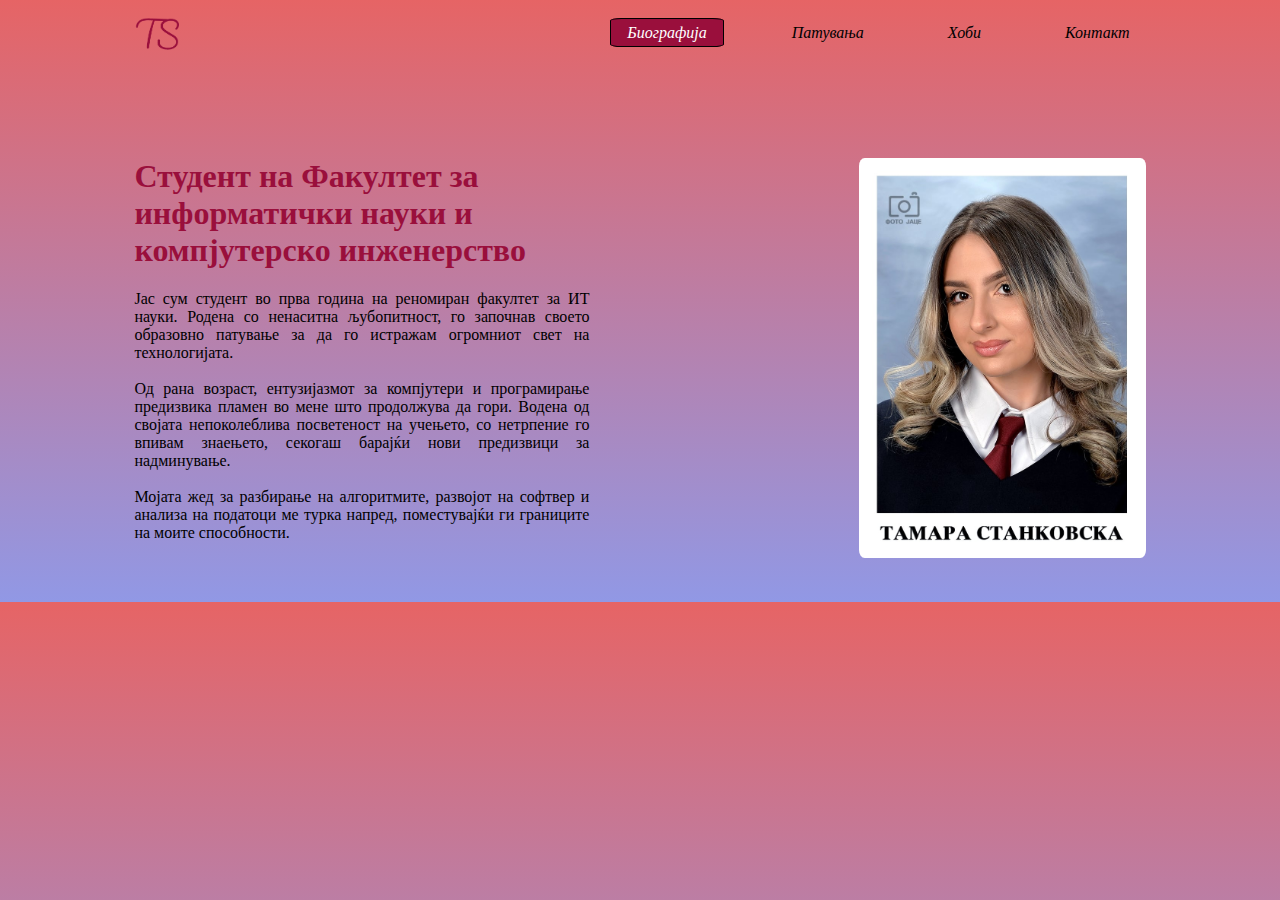
<file: index.html>
<!DOCTYPE html>
<html lang="en">
<head>
    <meta charset="UTF-8">
    <title>Тамара Станковска</title>
    <link rel="stylesheet" href="index.css">
    <link rel="icon" href="images/logo.png">
</head>
<body>
<div class="main">
    <div class="header">
        <img class="logo" src="images/logo.png" alt="no image">
        <ul>
            <li><a class="active" href="index.html">Биографија</a></li>
            <li><a href="travel.html">Патувања</a></li>
            <li><a href="hobby.html">Хоби</a></li>
            <li><a href="contact.html">Контакт</a></li>
        </ul>
    </div>
    <br>
    <div class="bio">
        <div class="left">
            <h1>Студент на Факултет за информатички науки
                и компјутерско инженерство</h1>
            <p>
                Jас сум студент во прва година на реномиран факултет за ИТ науки.
                Роденa со ненаситна љубопитност, го започнав своето образовно патување
                за да го истражам огромниот свет на технологијата.
                <br>
                <br>
                Од рана возраст,
                ентузијазмот за компјутери и програмирање предизвика пламен во
                мене што продолжува да гори.
                Водена од својата непоколеблива посветеност на учењето, со нетрпение
                го впивам знаењето, секогаш барајќи нови предизвици за надминување.
                <br>
                <br>
                Мојата жед за разбирање на алгоритмите,
                развојот на софтвер и анализа на податоци ме турка напред,
                поместувајќи ги границите на моите способности.
            </p>
        </div>

        <div class="right">
            <img class="bioPhoto" src="./images/bio.png">
        </div>

    </div>
</div>
<br>
<br>
</body>
</html>
</file>
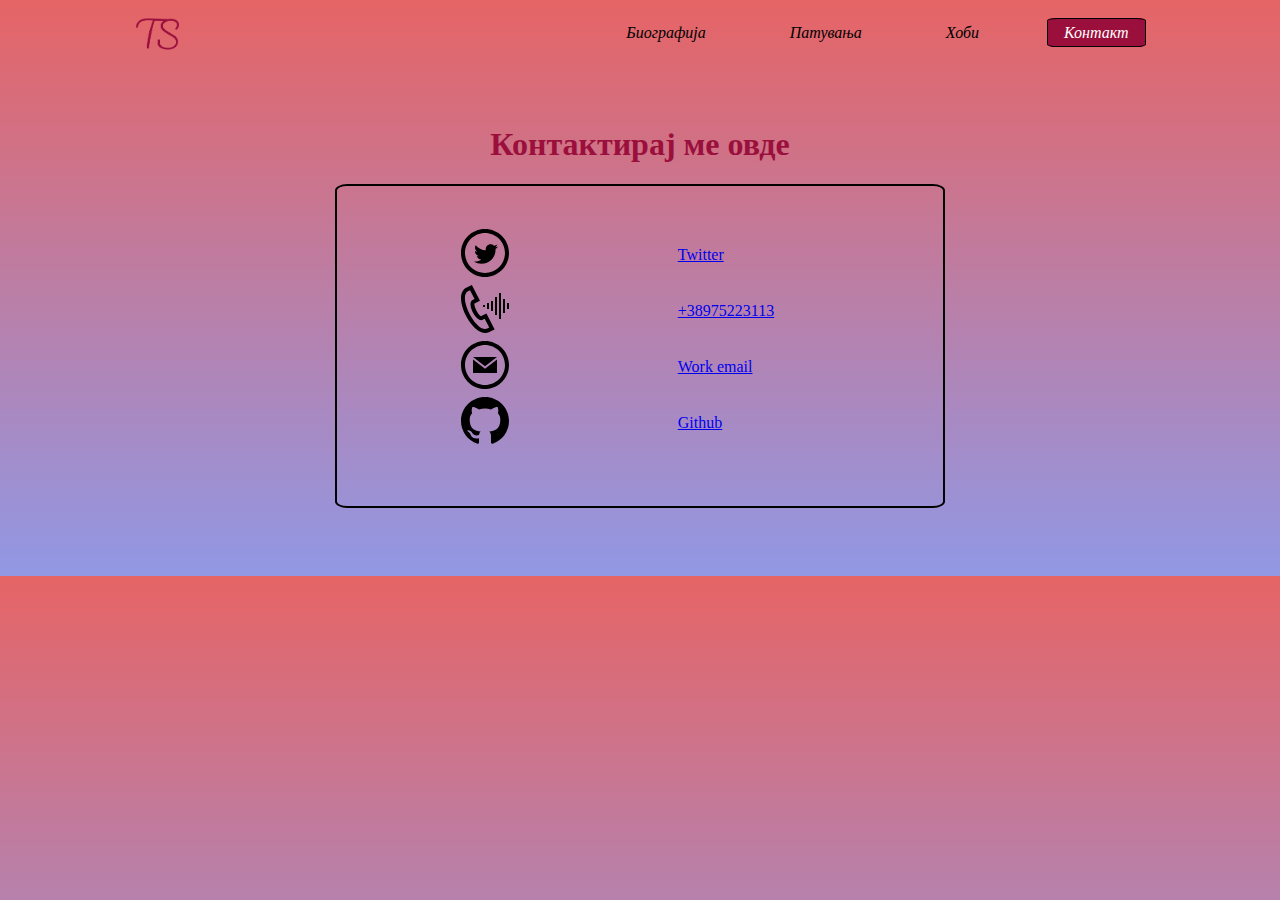
<file: contact.html>
<!DOCTYPE html>
<html lang="en">
<head>
    <meta charset="UTF-8">
    <title>Контакт</title>
    <link rel="stylesheet" href="index.css">
    <link rel="stylesheet" href="contact.css">
    <link rel="icon" href="images/logo.png">

</head>
<body>
    <div class="main">
        <div class="header">
            <img class="logo" src="images/logo.png" alt="no image">
            <ul>
                <li><a href="index.html">Биографија</a></li>
                <li><a href="travel.html">Патувања</a></li>
                <li><a href="hobby.html">Хоби</a></li>
                <li><a class="active" href="contact.html">Контакт</a></li>
            </ul>
        </div>
        <br>
        <div class="contact">
            <h1>Контактирај ме овде</h1>
            <div class="outerbox">
                <div class="box">
                    <table>
                        <tr>
                            <td><img class="logo" src="images/twitter.svg"></td>
                            <td><a href="https://twitter.com">Twitter</a></td>
                        </tr>
                        <tr>
                            <td><img class="logo" src="images/phone.svg"></td>
                            <td><a type="phone" href="#">+38975223113</a></td>
                        </tr>
                        <tr>
                            <td><img class="logo" src="images/email.svg"></td>
                            <td><a href="tamara.stankovska@students.ukim.mk">Work email</a></td>
                        </tr>
                        <tr>
                            <td><img class="logo" src="images/github.svg"></td>
                            <td><a href="https://github.com/TStankovska">Github</a></td>
                        </tr>
                    </table>
                </div>
            </div>
        </div>
    </div>
</body>
</html>
</file>
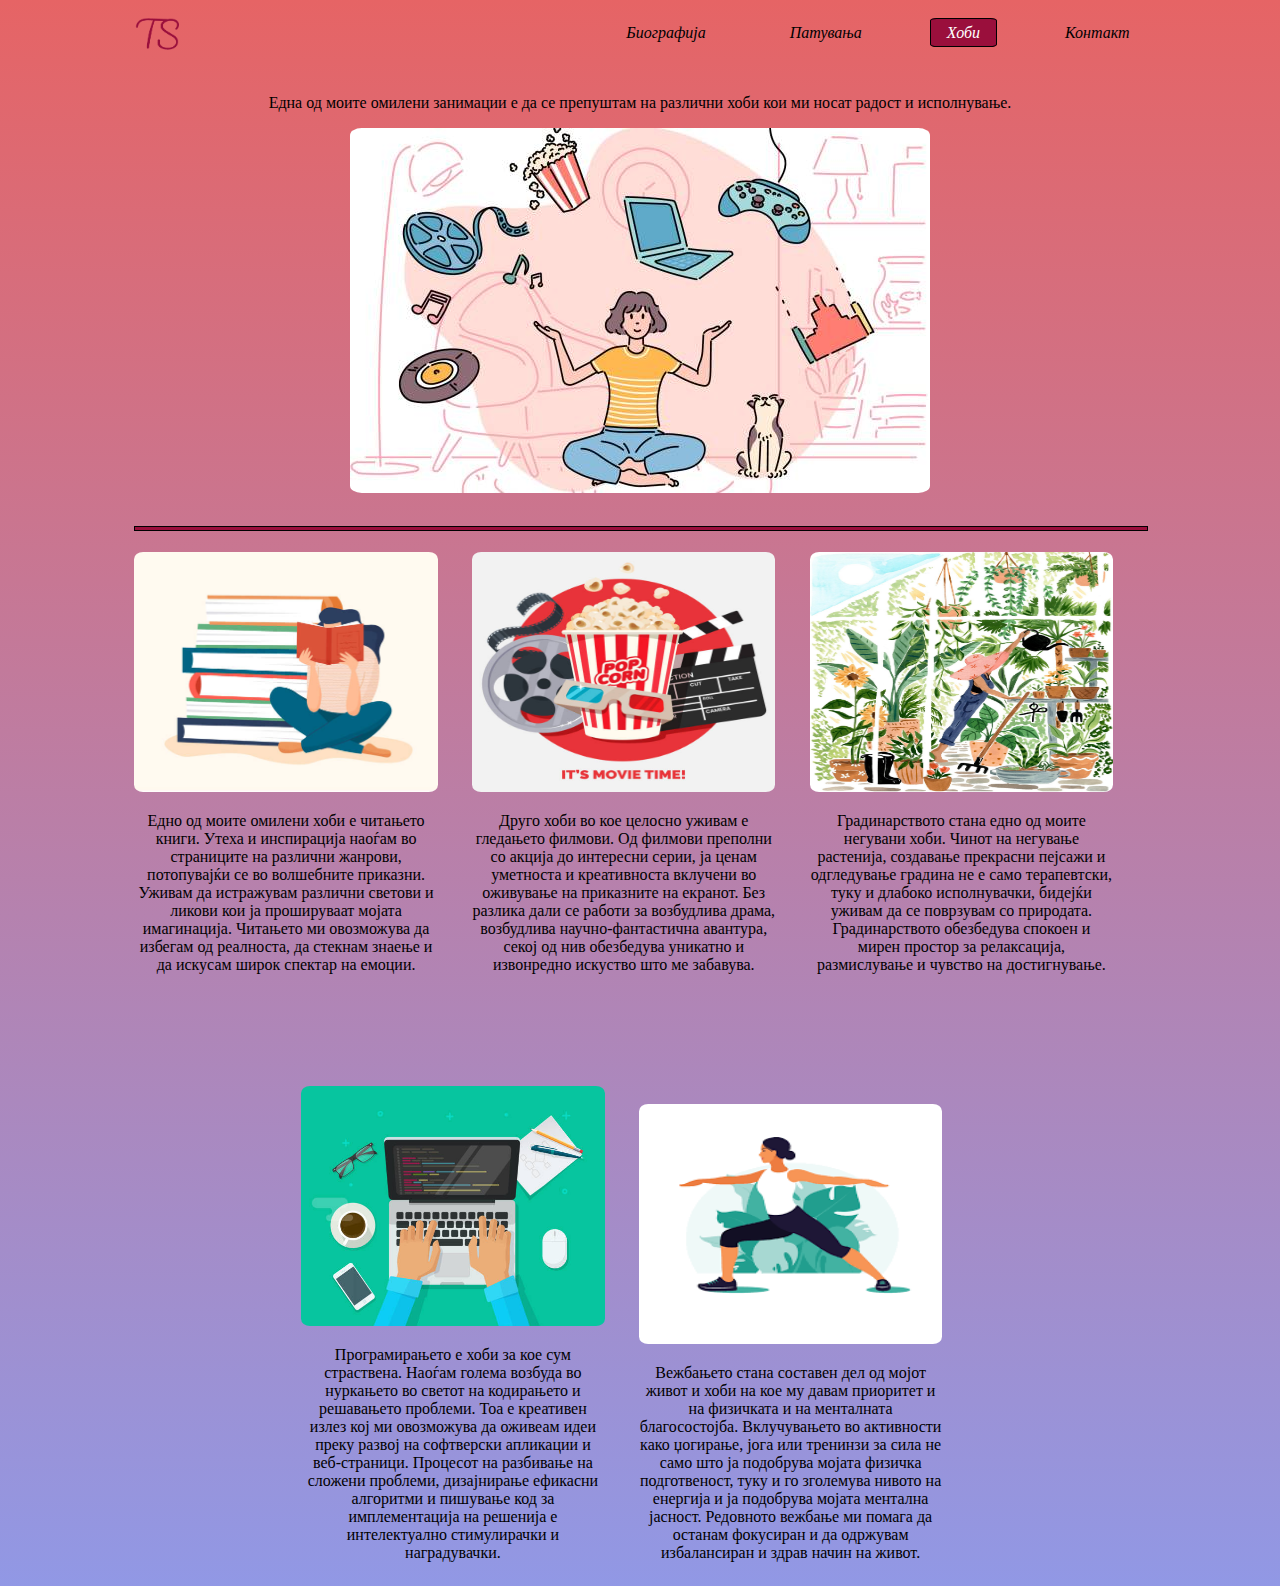
<file: hobby.html>
<!DOCTYPE html>
<html lang="en">
<head>
    <meta charset="UTF-8">
    <title>Хоби</title>
    <link rel="stylesheet" href="index.css">
    <link rel="stylesheet" href="hobby.css">
    <link rel="icon" href="images/logo.png">

</head>
<body>
<div class="main">
    <div class="header">
        <img class="logo" src="images/logo.png" alt="no image">
        <ul>
            <li><a href="index.html">Биографија</a></li>
            <li><a href="travel.html">Патувања</a></li>
            <li><a class="active" href="hobby.html">Хоби</a></li>
            <li><a href="contact.html">Контакт</a></li>
        </ul>
    </div>
    <br>
    <div class="startHobbies">
        <div class="intro">
            <p>Една од моите омилени занимации е да се препуштам на
                различни хоби кои ми носат радост и исполнување.</p>
        </div>
        <img class="hobbies" src="images/hobbies.jpg" alt="no image">
    </div>
    <div class="line"></div>
    <div class="afterHobbies">
        <div class="hobbiesDiv">
            <div class="books">
                <img class="booksImg" src="images/reading-hobby.jpg" alt="no image">
                <br>
                <p>Едно од моите омилени хоби е читањето книги.
                    Утеха и инспирација наоѓам во страниците на различни жанрови,
                    потопувајќи се во волшебните приказни. Уживам да истражувам различни
                    светови и ликови кои ја прошируваат мојата имагинација. Читањето
                    ми овозможува да избегам од реалноста, да стекнам знаење
                    и да искусам широк спектар на емоции.
                </p>
            </div>
            <div class="movies">
                <img class="moviesImg" src="images/movie-hobby.jpg" alt="no image">
                <br>
                <p>Друго хоби во кое целосно уживам е гледањето филмови. Од
                    филмови преполни со акција до интересни серии, ја ценам
                    уметноста и креативноста вклучени во оживување на приказните
                    на екранот. Без разлика дали се работи за возбудлива драма,
                    возбудлива научно-фантастична авантура, секој од нив обезбедува
                    уникатно и извонредно искуство што ме забавува.
                </p>
            </div>
            <div class="gardening">
                <img class="gardeningImg" src="images/gardening-hobby.jpg" alt="no image">
                <br>
                <p>
                    Градинарството стана едно од моите негувани хоби. Чинот на негување растенија,
                    создавање прекрасни пејсажи и одгледување градина не е само терапевтски, туку и
                    длабоко исполнувачки, бидејќи уживам да се поврзувам со природата. Градинарството обезбедува спокоен и мирен простор за
                    релаксација, размислување и чувство на достигнување.
                </p>
            </div>
        </div>
        <br>
        <br>
        <br>
        <div class="hobbiesDiv2">
            <div class="programming">
                <img class="programmingImg" src="images/programming-hobby.jpg" alt="no image">
                <br>
                <p>Програмирањето е хоби за кое сум страствена. Наоѓам голема возбуда во
                    нуркањето во светот на кодирањето и решавањето проблеми. Тоа е креативен излез кој
                    ми овозможува да оживеам идеи преку развој на софтверски апликации и веб-страници.
                    Процесот на разбивање на сложени проблеми, дизајнирање ефикасни алгоритми и
                    пишување код за имплементација на решенија е интелектуално стимулирачки и
                    наградувачки.
                </p>
            </div>
            <div class="exercising">
                <img class="exercisingImg" src="images/excersing-hobby.png" alt="no image">
                <br>
                <p>Вежбањето стана составен дел од мојот живот и хоби на кое му давам приоритет
                    и на физичката и на менталната благосостојба. Вклучувањето во активности како
                    џогирање, јога или тренинзи за сила не само што ја подобрува мојата физичка
                    подготвеност, туку и го зголемува нивото на енергија и ја подобрува мојата
                    ментална јасност. Редовното вежбање ми помага
                    да останам фокусиран и да одржувам избалансиран и здрав начин на живот.
                </p>
            </div>
        </div>
    </div>
</div>
</body>
</html>
</file>
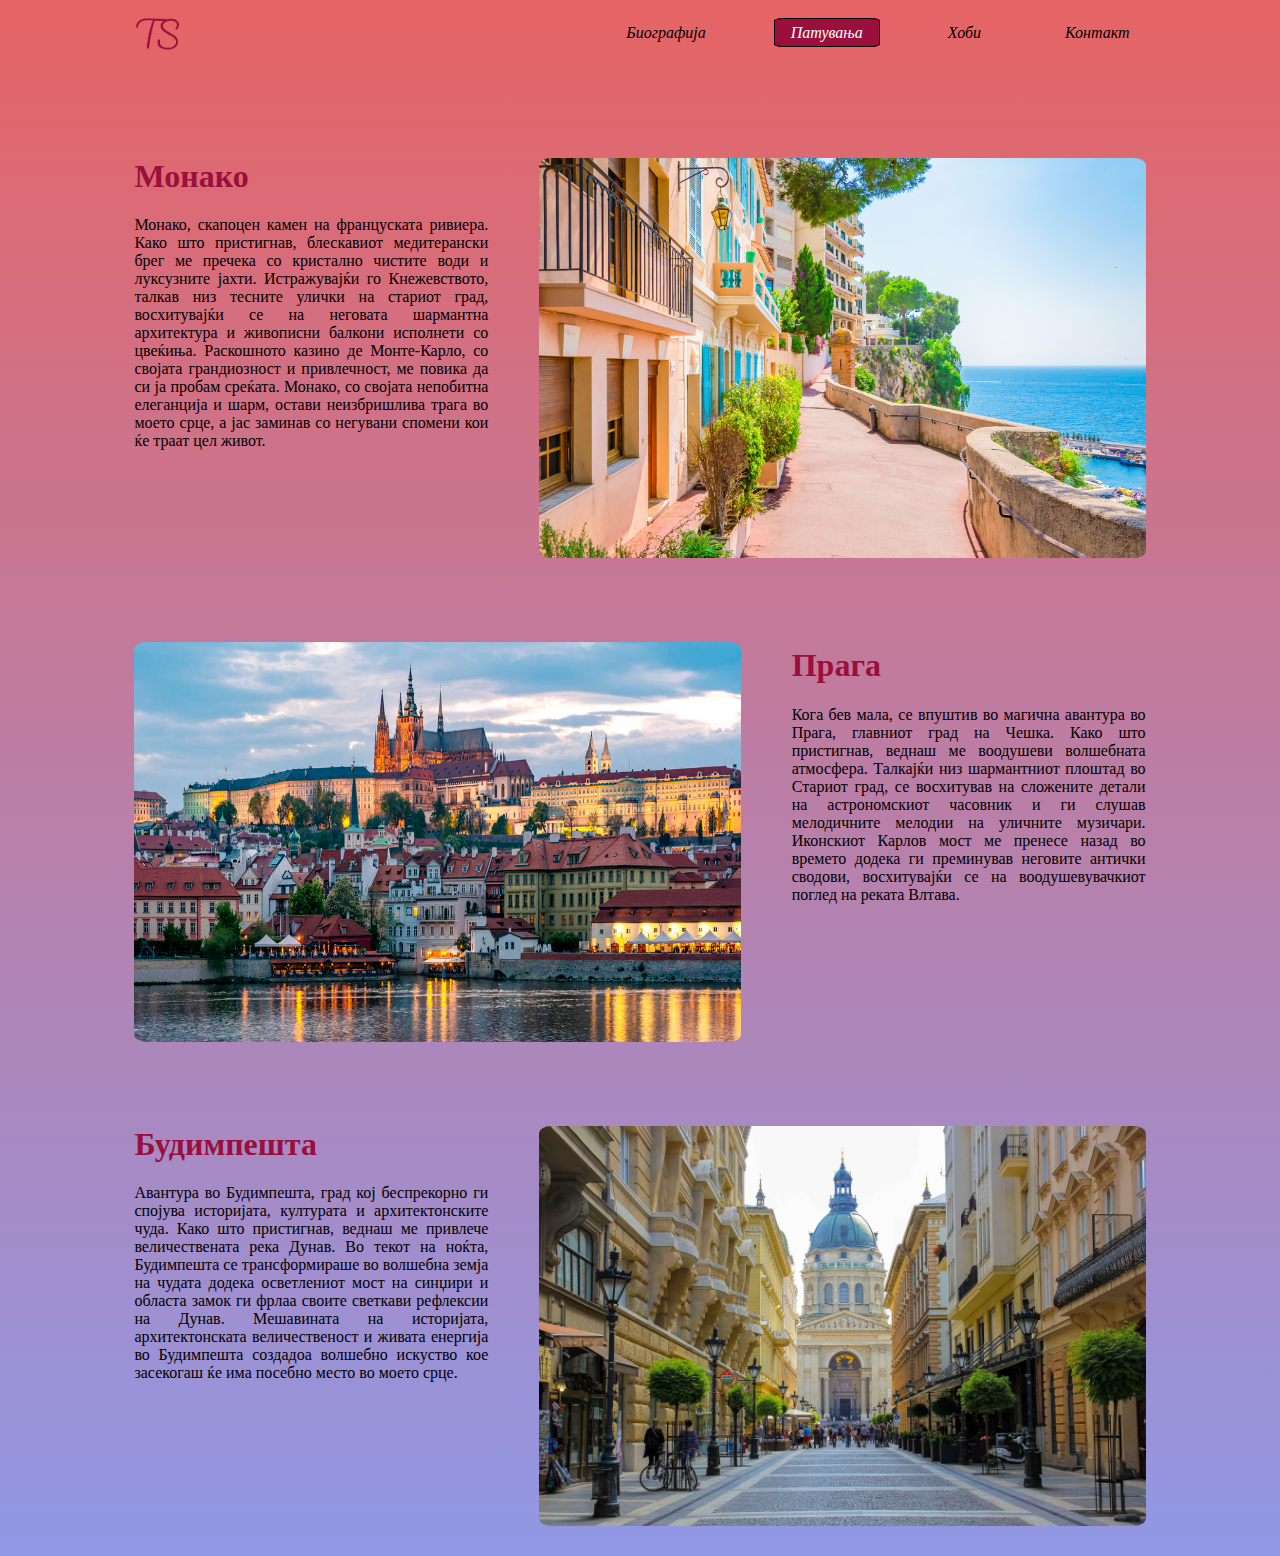
<file: travel.html>
<!DOCTYPE html>
<html lang="en">
<head>
    <meta charset="UTF-8">
    <title>Патувања</title>
    <link rel="stylesheet" href="index.css">
    <link rel="stylesheet" href="travel.css">
    <link rel="icon" href="images/logo.png">

</head>
<body>
<div class="main">
    <div class="header">
        <img class="logo" src="images/logo.png" alt="no image">
        <ul>
            <li><a href="index.html">Биографија</a></li>
            <li><a class="active" href="travel.html">Патувања</a></li>
            <li><a href="hobby.html">Хоби</a></li>
            <li><a href="contact.html">Контакт</a></li>
        </ul>
    </div>
    <br>
    <div class="bio">
        <div class="leftTravel">
            <h1>Монако</h1>
            <p> Монако, скапоцен камен на француската ривиера. Како што пристигнав,
                блескавиот медитерански брег ме пречека со кристално чистите
                води и луксузните јахти. Истражувајќи го Кнежевството,
                талкав низ тесните улички на стариот град, восхитувајќи
                се на неговата шармантна архитектура и живописни балкони
                исполнети со цвеќиња. Раскошното казино де Монте-Карло,
                со својата грандиозност и привлечност, ме повика да си ја
                пробам среќата. Монако, со својата непобитна
                елеганција и шарм, остави неизбришлива трага во моето срце,
                а јас заминав со негувани спомени кои ќе траат цел живот.
            </p>
        </div>

        <div class="rightTravel">
            <img class="travelPhoto" src="./images/monaco.jpg">
        </div>

    </div>
    <br>
    <div class="bio">
        <div class="leftTravel2">
            <img class="travelPhoto" src="./images/praga.jpg">
        </div>

        <div class="rightTravel2">
            <h1>Прага</h1>
            <p> Кога бев мала, се впуштив во магична авантура во Прага,
                главниот град на Чешка. Како што пристигнав, веднаш ме
                воодушеви волшебната атмосфера.
                Талкајќи низ шармантниот плоштад во Стариот град,
                се восхитував на сложените детали на астрономскиот
                часовник и ги слушав мелодичните мелодии на уличните музичари.
                Иконскиот Карлов мост ме пренесе назад во времето додека ги
                преминував неговите антички сводови, восхитувајќи се на воодушевувачкиот
                поглед на реката Влтава.
            </p>
        </div>
    </div>
        <br>
        <div class="bio">
            <div class="leftTravel">
                <h1>Будимпешта</h1>
                <p> Aвантура во Будимпешта, град кој беспрекорно ги спојува историјата,
                    културата и архитектонските чуда. Како што пристигнав, веднаш ме
                    привлече величествената река Дунав. Во текот на ноќта, Будимпешта се трансформираше во волшебна земја на
                    чудата додека осветлениот мост на синџири и областа замок ги фрлаа
                    своите светкави рефлексии на Дунав.  Мешавината на историјата,
                    архитектонската величественост и живата енергија во Будимпешта
                    создадоа волшебно искуство кое засекогаш ќе има посебно место во
                    моето срце.
                </p>
            </div>
            <div class="rightTravel">
                <img class="travelPhoto" src="./images/budapest.jpg">
            </div>
        </div>
        <br>
        <br>
</div>
</body>
</html>
</file>
<file: index.css>
.logo {
    width: 3rem;
    height: 3rem;
}

ul {
    list-style-type: none;
    margin-top: 1rem;
    padding: 0;
    float: right;
    height: 2rem;
    display: block;
}

li {
    display: inline-block;
    height: 2rem;
    margin-left: 3rem;
}

li a {
    text-decoration: none;
    color: black;
    border-radius: 10%;
    width: 7rem;
    font-style: italic;
    padding: 0.3rem 1rem;
}

li a:hover {
    background-color: #9a0f3c;
    border: 1px solid black;
    color: white;
}

.active {
    background-color: #9a0f3c;
    color: white;
    border: 1px solid black;
}

.active:hover {
    background-color: #9a0f3c;
    color: white;
}

h1 {
    color: #9a0f3c;
}

body {
    font-family: 'Comfortaa', cursive;
    /*background-color: #ffc6a4;*/
    background: linear-gradient(#e66465, #9198e5);
}

.main {
    margin: auto;
    width: 80%;
}

.left {
    margin-top: 5rem;
    width: 45%;
    height: 25rem;
    vertical-align: middle;
}

.left p{
    text-align: justify;
}

.right {
    float: right;
    width: 45%;
    margin-left: 50%;
    vertical-align: middle;
    margin-top: -25rem;
}

.bioPhoto {
    height: 25rem;
    border-radius: 2%;
    float: right;
}

.bio {
    display: inline-block;
}
</file>
<file: contact.css>
.contact {
    margin-top: 3rem;
    text-align: center;
}

.box {
    width: 60%;
    height: 20rem;
    margin: auto;
    border: 2px solid black;
    border-radius: 2%;
}

.logo {
    width: 3rem;
    height: 3rem;
}

.outerbox {
    height: 24rem;
}

table {
    width: 60%;
    margin: 2.5rem auto auto;
}

table td:nth-child(1) {
    text-align: left;
    width: 60%;
}
table td:nth-child(2) {
    text-align: left;
}
</file>
<file: hobby.css>
.startHobbies {
    height: 27rem;
    text-align: center;
    margin: auto;
}

.hobbies {
    border-radius: 2%;
}

.hobbiesDiv {
    height: 30rem;
}

.hobbiesDiv div {
    width: 30%;
    display: inline-block;
    margin-right: 3%;
}

.hobbiesDiv p {
    text-align: center;
}


.hobbiesDiv img {
    height: 15rem;
    width: 100%;
    border-radius: 3%;
}

.hobbiesDiv2 div {
    width: 30%;
    display: inline-block;
    text-align: center;
    margin-right: 3%;
}

.programming {
    margin-left: 16.5%;
}

.hobbiesDiv2 img {
    height: 15rem;
    width: 100%;
    border-radius: 3%;
}

.line {
    height: 3px;
    width: 100%;
    border: 1px black solid;
    background: #9a0f3c;
    margin-bottom: 1.3rem;
}
</file>
<file: travel.css>
.leftTravel {
    margin-top: 5rem;
    width: 35%;
    height: 25rem;
    vertical-align: middle;
    text-align: justify;
}

.rightTravel {
    float: right;
    width: 60%;
    margin-left: 50%;
    vertical-align: middle;
    margin-top: -25rem;
}

.leftTravel2 {
    margin-top: 5rem;
    width: 60%;
    height: 25rem;
    vertical-align: middle;
}

.rightTravel2 {
    float: right;
    width: 35%;
    margin-left: 50%;
    vertical-align: middle;
    margin-top: -26rem;
    text-align: justify;
}

.travelPhoto {
    height: 25rem;
    width: 100%;
    border-radius: 2%;
}

.bio {
    width: 100%;
    display: inline-block;
}
</file>
